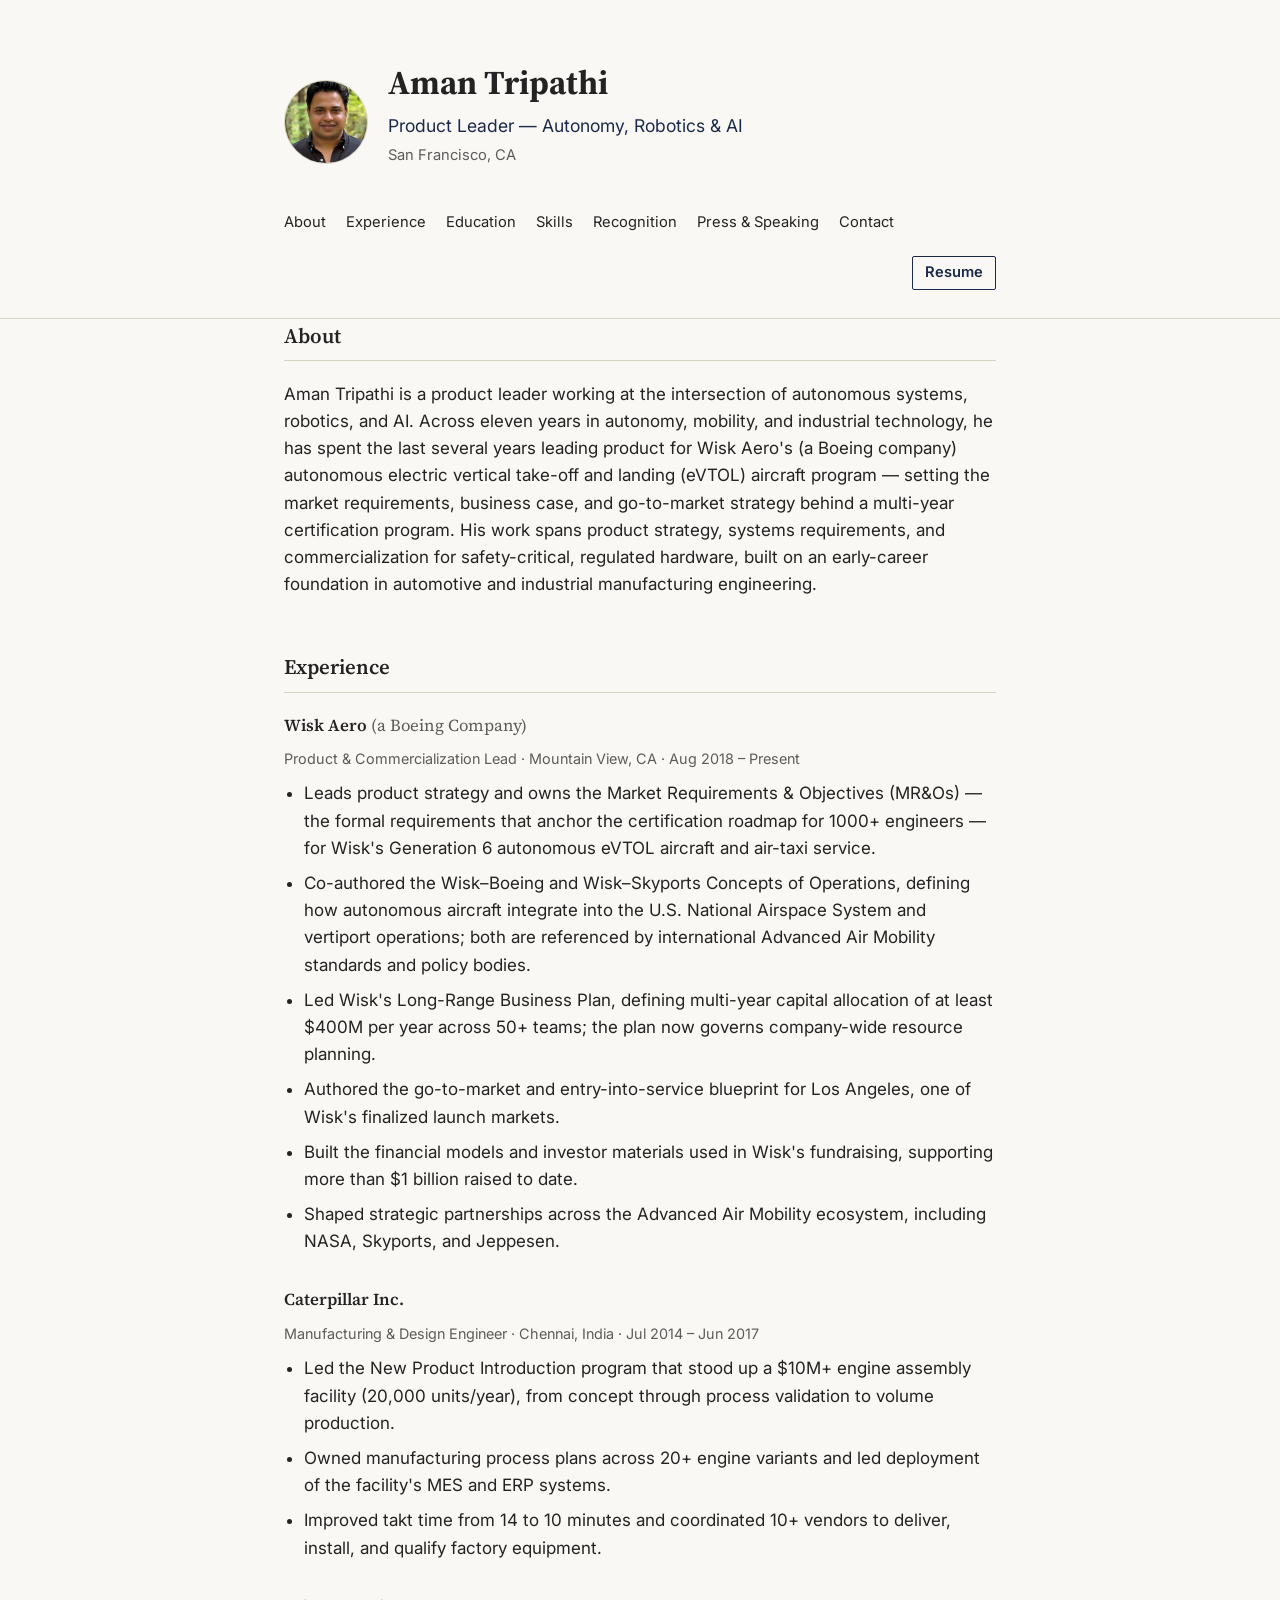
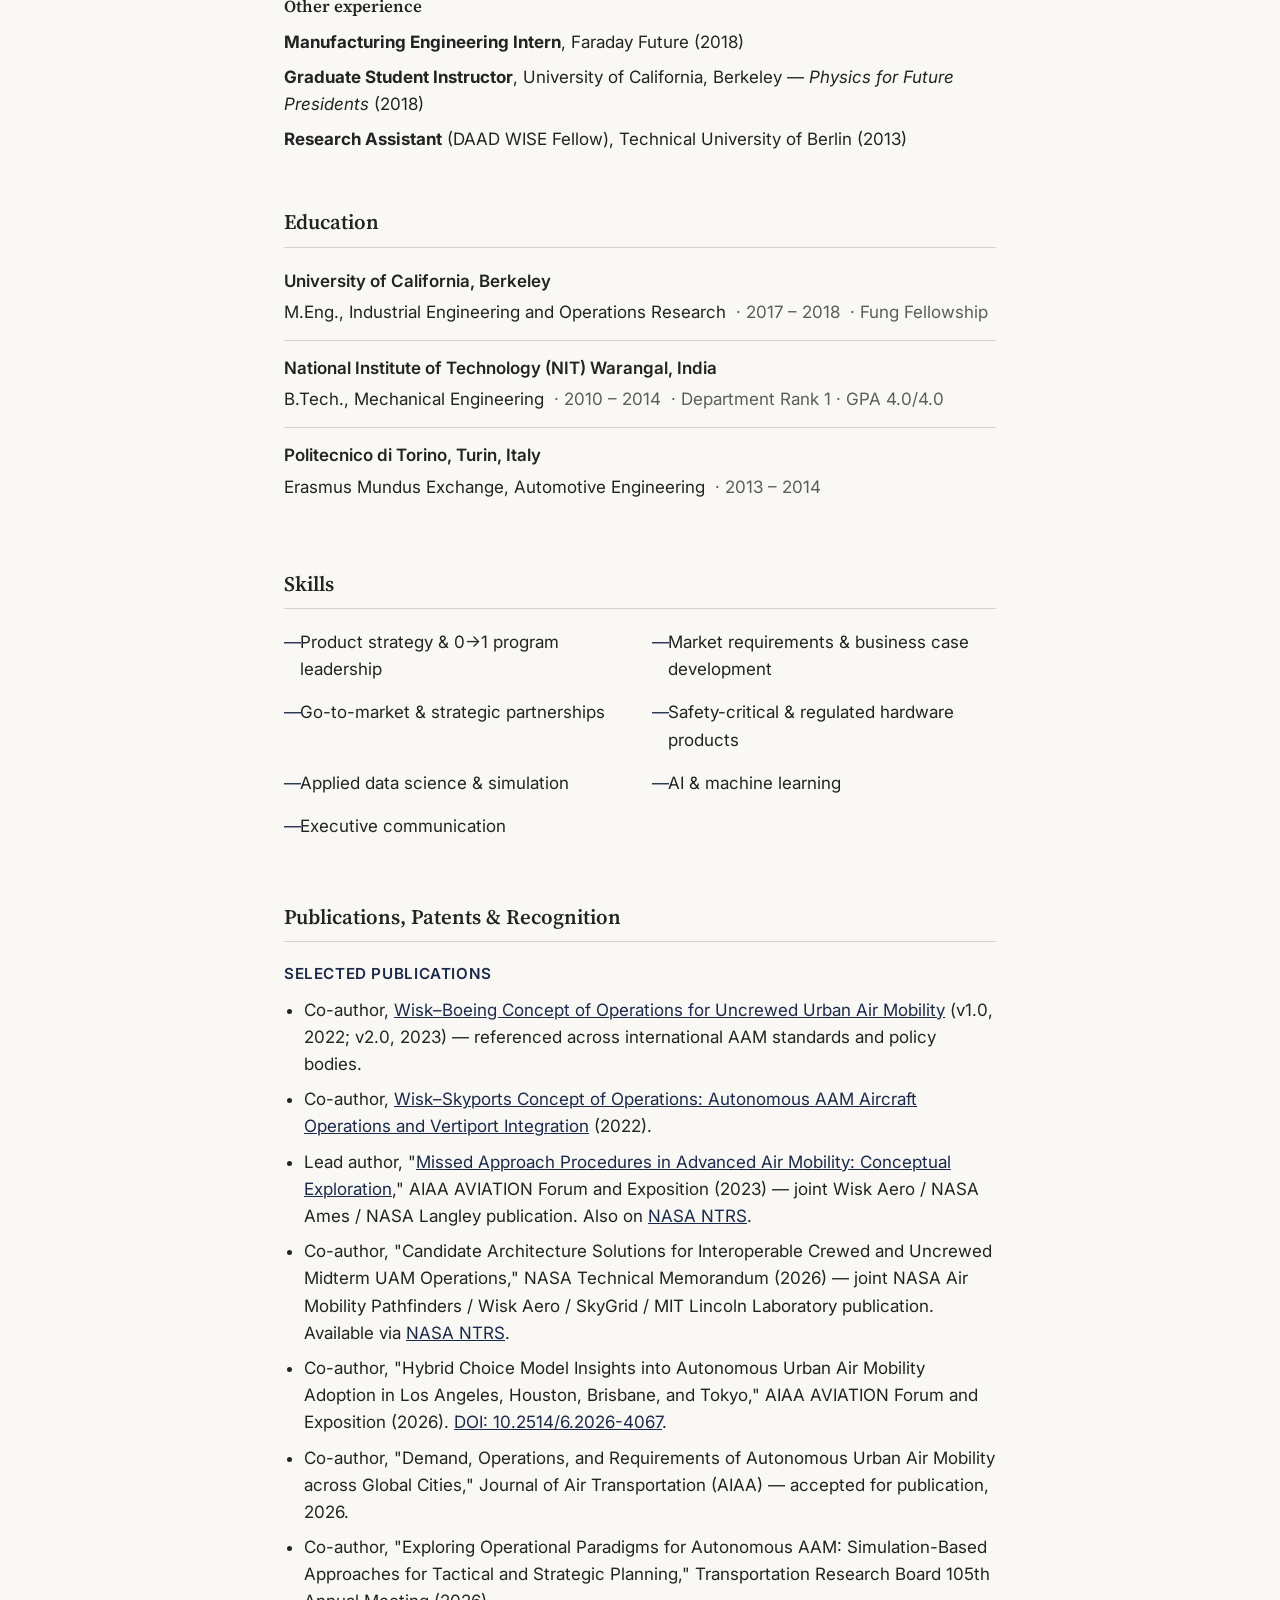
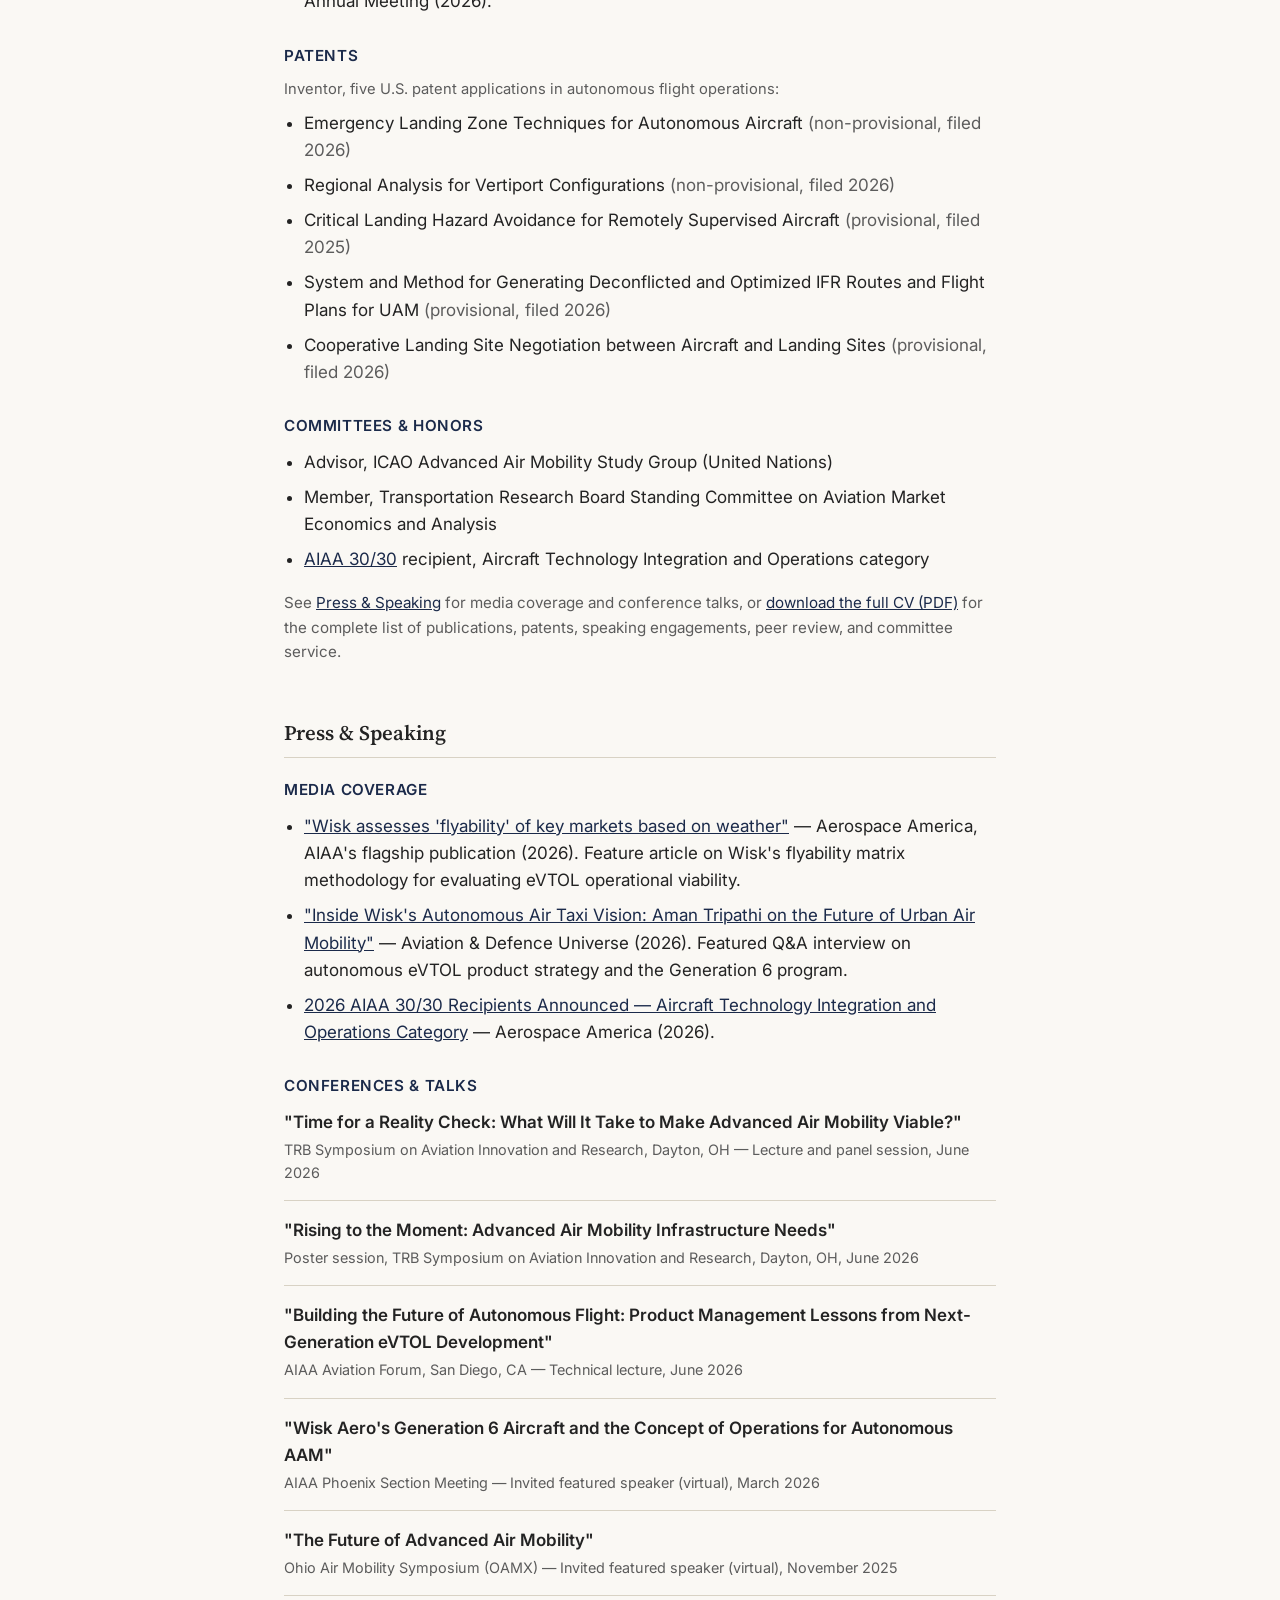
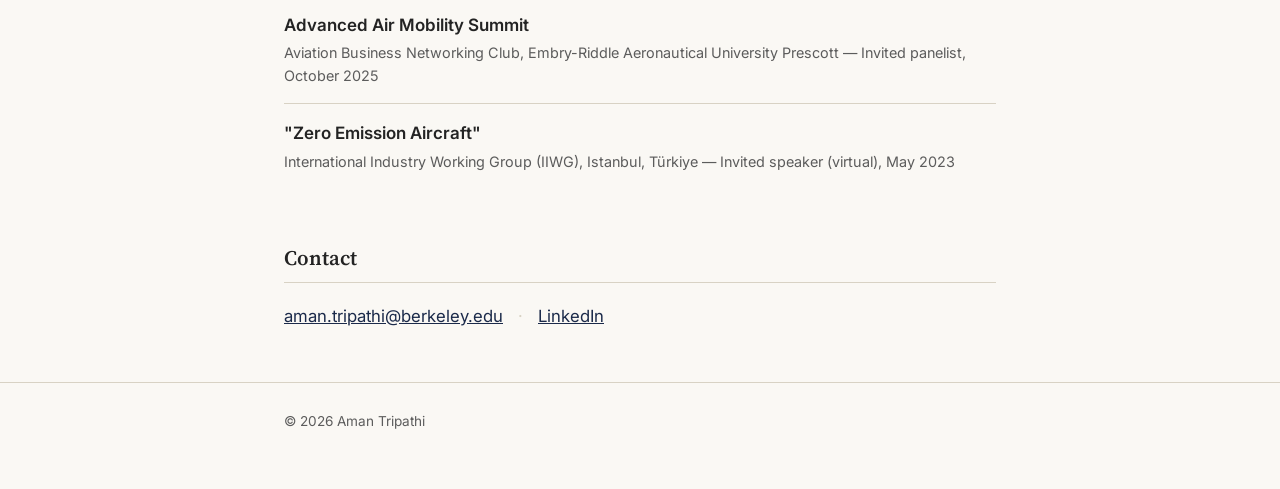
<file: index.html>
<!doctype html>
<html lang="en">
<head>
<meta charset="utf-8">
<meta name="viewport" content="width=device-width, initial-scale=1">
<title>Aman Tripathi — Product Leader, Autonomy, Robotics &amp; AI</title>
<meta name="description" content="Aman Tripathi is a product leader working at the intersection of autonomous systems, robotics, and AI, with over a decade of experience in autonomy, mobility, and industrial technology.">
<link rel="icon" type="image/jpeg" href="assets/headshot.jpeg">
<meta property="og:type" content="website">
<meta property="og:url" content="https://aman-tripathi.github.io/">
<meta property="og:title" content="Aman Tripathi — Product Leader, Autonomy, Robotics & AI">
<meta property="og:description" content="Product leader working at the intersection of autonomous systems, robotics, and AI, with over a decade of experience in autonomy, mobility, and industrial technology.">
<meta property="og:image" content="https://aman-tripathi.github.io/assets/headshot.jpeg">
<meta name="twitter:card" content="summary">
<link rel="preconnect" href="https://fonts.googleapis.com">
<link rel="preconnect" href="https://fonts.gstatic.com" crossorigin>
<link href="https://fonts.googleapis.com/css2?family=Source+Serif+4:wght@400;600;700&family=Inter:wght@400;500;600&display=swap" rel="stylesheet">
<link rel="stylesheet" href="style.css">
</head>
<body>

<header class="site-header">
  <div class="wrap">
    <div class="header-identity">
      <img src="assets/headshot.jpeg" alt="Aman Tripathi" class="headshot">
      <div>
        <h1>Aman Tripathi</h1>
        <p class="title">Product Leader — Autonomy, Robotics &amp; AI</p>
        <p class="location">San Francisco, CA</p>
      </div>
    </div>
    <nav class="site-nav" aria-label="Section navigation">
      <a href="#about">About</a>
      <a href="#experience">Experience</a>
      <a href="#education">Education</a>
      <a href="#skills">Skills</a>
      <a href="#recognition">Recognition</a>
      <a href="press-speaking.html">Press &amp; Speaking</a>
      <a href="#contact">Contact</a>
      <a href="assets/Aman-Tripathi-Resume.pdf" class="nav-resume" target="_blank" rel="noopener">Resume</a>
    </nav>
  </div>
</header>

<main class="wrap">

  <section id="about">
    <h2>About</h2>
    <p>
      Aman Tripathi is a product leader working at the intersection of autonomous systems, robotics, and AI.
      Across eleven years in autonomy, mobility, and industrial technology, he has spent the last several years
      leading product for Wisk Aero's (a Boeing company) autonomous electric vertical take-off and landing
      (eVTOL) aircraft program — setting the market requirements, business case, and go-to-market strategy
      behind a multi-year certification program. His work spans product strategy, systems requirements, and
      commercialization for safety-critical, regulated hardware, built on an early-career foundation in
      automotive and industrial manufacturing engineering.
    </p>
  </section>

  <section id="experience">
    <h2>Experience</h2>

    <article class="role">
      <div class="role-head">
        <h3>Wisk Aero <span class="muted">(a Boeing Company)</span></h3>
        <p class="role-meta">Product &amp; Commercialization Lead · Mountain View, CA · Aug 2018 – Present</p>
      </div>
      <ul>
        <li>Leads product strategy and owns the Market Requirements &amp; Objectives (MR&amp;Os) — the formal requirements that anchor the certification roadmap for 1000+ engineers — for Wisk's Generation 6 autonomous eVTOL aircraft and air-taxi service.</li>
        <li>Co-authored the Wisk–Boeing and Wisk–Skyports Concepts of Operations, defining how autonomous aircraft integrate into the U.S. National Airspace System and vertiport operations; both are referenced by international Advanced Air Mobility standards and policy bodies.</li>
        <li>Led Wisk's Long-Range Business Plan, defining multi-year capital allocation of at least $400M per year across 50+ teams; the plan now governs company-wide resource planning.</li>
        <li>Authored the go-to-market and entry-into-service blueprint for Los Angeles, one of Wisk's finalized launch markets.</li>
        <li>Built the financial models and investor materials used in Wisk's fundraising, supporting more than $1 billion raised to date.</li>
        <li>Shaped strategic partnerships across the Advanced Air Mobility ecosystem, including NASA, Skyports, and Jeppesen.</li>
      </ul>
    </article>

    <article class="role">
      <div class="role-head">
        <h3>Caterpillar Inc.</h3>
        <p class="role-meta">Manufacturing &amp; Design Engineer · Chennai, India · Jul 2014 – Jun 2017</p>
      </div>
      <ul>
        <li>Led the New Product Introduction program that stood up a $10M+ engine assembly facility (20,000 units/year), from concept through process validation to volume production.</li>
        <li>Owned manufacturing process plans across 20+ engine variants and led deployment of the facility's MES and ERP systems.</li>
        <li>Improved takt time from 14 to 10 minutes and coordinated 10+ vendors to deliver, install, and qualify factory equipment.</li>
      </ul>
    </article>

    <article class="role role-compact">
      <h3>Other experience</h3>
      <ul>
        <li><strong>Manufacturing Engineering Intern</strong>, Faraday Future (2018)</li>
        <li><strong>Graduate Student Instructor</strong>, University of California, Berkeley — <em>Physics for Future Presidents</em> (2018)</li>
        <li><strong>Research Assistant</strong> (DAAD WISE Fellow), Technical University of Berlin (2013)</li>
      </ul>
    </article>
  </section>

  <section id="education">
    <h2>Education</h2>
    <ul class="education-list">
      <li>
        <span class="school">University of California, Berkeley</span>
        <span class="degree">M.Eng., Industrial Engineering and Operations Research</span>
        <span class="years">2017 – 2018</span>
        <span class="note">Fung Fellowship</span>
      </li>
      <li>
        <span class="school">National Institute of Technology (NIT) Warangal, India</span>
        <span class="degree">B.Tech., Mechanical Engineering</span>
        <span class="years">2010 – 2014</span>
        <span class="note">Department Rank 1 · GPA 4.0/4.0</span>
      </li>
      <li>
        <span class="school">Politecnico di Torino, Turin, Italy</span>
        <span class="degree">Erasmus Mundus Exchange, Automotive Engineering</span>
        <span class="years">2013 – 2014</span>
      </li>
    </ul>
  </section>

  <section id="skills">
    <h2>Skills</h2>
    <ul class="skills-list">
      <li>Product strategy &amp; 0→1 program leadership</li>
      <li>Market requirements &amp; business case development</li>
      <li>Go-to-market &amp; strategic partnerships</li>
      <li>Safety-critical &amp; regulated hardware products</li>
      <li>Applied data science &amp; simulation</li>
      <li>AI &amp; machine learning</li>
      <li>Executive communication</li>
    </ul>
  </section>

  <section id="recognition">
    <h2>Publications, Patents &amp; Recognition</h2>

    <h3 class="subhead">Selected Publications</h3>
    <ul>
      <li>Co-author, <a href="https://cdn.bfldr.com/3FMO7QHS/as/k45mpmbw4bsb4c7x767vn9nx/Concept_of_Operations_for_Uncrewed_Urban_Air_Mobility_v20" target="_blank" rel="noopener">Wisk–Boeing Concept of Operations for Uncrewed Urban Air Mobility</a> (v1.0, 2022; v2.0, 2023) — referenced across international AAM standards and policy bodies.</li>
      <li>Co-author, <a href="https://skyports.net/wp-content/uploads/2022/06/2022-04-06-Concept-of-Operations-Autonomous-AAM-Aircraft-Operations-and-Vertiport-Integration-1.pdf" target="_blank" rel="noopener">Wisk–Skyports Concept of Operations: Autonomous AAM Aircraft Operations and Vertiport Integration</a> (2022).</li>
      <li>Lead author, "<a href="https://doi.org/10.2514/6.2023-3408" target="_blank" rel="noopener">Missed Approach Procedures in Advanced Air Mobility: Conceptual Exploration</a>," AIAA AVIATION Forum and Exposition (2023) — joint Wisk Aero / NASA Ames / NASA Langley publication. Also on <a href="https://ntrs.nasa.gov/citations/20230007215" target="_blank" rel="noopener">NASA NTRS</a>.</li>
      <li>Co-author, "Candidate Architecture Solutions for Interoperable Crewed and Uncrewed Midterm UAM Operations," NASA Technical Memorandum (2026) — joint NASA Air Mobility Pathfinders / Wisk Aero / SkyGrid / MIT Lincoln Laboratory publication. Available via <a href="https://ntrs.nasa.gov/citations/20260000959" target="_blank" rel="noopener">NASA NTRS</a>.</li>
      <li>Co-author, "Hybrid Choice Model Insights into Autonomous Urban Air Mobility Adoption in Los Angeles, Houston, Brisbane, and Tokyo," AIAA AVIATION Forum and Exposition (2026). <a href="https://doi.org/10.2514/6.2026-4067" target="_blank" rel="noopener">DOI: 10.2514/6.2026-4067</a>.</li>
      <li>Co-author, "Demand, Operations, and Requirements of Autonomous Urban Air Mobility across Global Cities," Journal of Air Transportation (AIAA) — accepted for publication, 2026.</li>
      <li>Co-author, "Exploring Operational Paradigms for Autonomous AAM: Simulation-Based Approaches for Tactical and Strategic Planning," Transportation Research Board 105th Annual Meeting (2026).</li>
    </ul>

    <h3 class="subhead">Patents</h3>
    <p class="muted-note">Inventor, five U.S. patent applications in autonomous flight operations:</p>
    <ul>
      <li>Emergency Landing Zone Techniques for Autonomous Aircraft <span class="muted">(non-provisional, filed 2026)</span></li>
      <li>Regional Analysis for Vertiport Configurations <span class="muted">(non-provisional, filed 2026)</span></li>
      <li>Critical Landing Hazard Avoidance for Remotely Supervised Aircraft <span class="muted">(provisional, filed 2025)</span></li>
      <li>System and Method for Generating Deconflicted and Optimized IFR Routes and Flight Plans for UAM <span class="muted">(provisional, filed 2026)</span></li>
      <li>Cooperative Landing Site Negotiation between Aircraft and Landing Sites <span class="muted">(provisional, filed 2026)</span></li>
    </ul>

    <h3 class="subhead">Committees &amp; Honors</h3>
    <ul>
      <li>Advisor, ICAO Advanced Air Mobility Study Group (United Nations)</li>
      <li>Member, Transportation Research Board Standing Committee on Aviation Market Economics and Analysis</li>
      <li><a href="https://aiaa.org/get-involved/honors-awards/30-30-recognition-program/" target="_blank" rel="noopener">AIAA 30/30</a> recipient, Aircraft Technology Integration and Operations category</li>
    </ul>

    <p class="cv-link">See <a href="press-speaking.html">Press &amp; Speaking</a> for media coverage and conference talks, or <a href="assets/Aman-Tripathi-CV.pdf">download the full CV (PDF)</a> for the complete list of publications, patents, speaking engagements, peer review, and committee service.</p>
  </section>

  <section id="press-speaking">
    <h2>Press &amp; Speaking</h2>

    <h3 class="subhead">Media Coverage</h3>
    <ul>
      <li><a href="https://aerospaceamerica.aiaa.org/wisk-assesses-flyability-of-key-markets-based-on-weather/" target="_blank" rel="noopener">"Wisk assesses 'flyability' of key markets based on weather"</a> — Aerospace America, AIAA's flagship publication (2026). Feature article on Wisk's flyability matrix methodology for evaluating eVTOL operational viability.</li>
      <li><a href="https://www.aviation-defence-universe.com/inside-wisks-autonomous-air-taxi-vision-aman-tripathi-on-the-future-of-urban-air-mobility/" target="_blank" rel="noopener">"Inside Wisk's Autonomous Air Taxi Vision: Aman Tripathi on the Future of Urban Air Mobility"</a> — Aviation &amp; Defence Universe (2026). Featured Q&amp;A interview on autonomous eVTOL product strategy and the Generation 6 program.</li>
      <li><a href="https://aerospaceamerica.aiaa.org/institute/2026-aiaa-30-30-recipients-announced-aircraft-technology-integration-and-operations-category/" target="_blank" rel="noopener">2026 AIAA 30/30 Recipients Announced — Aircraft Technology Integration and Operations Category</a> — Aerospace America (2026).</li>
    </ul>

    <h3 class="subhead">Conferences &amp; Talks</h3>
    <div id="talks">
      <ul>
        <li>
          <span class="talk-title">"Time for a Reality Check: What Will It Take to Make Advanced Air Mobility Viable?"</span>
          <span class="talk-meta">TRB Symposium on Aviation Innovation and Research, Dayton, OH — Lecture and panel session, June 2026</span>
        </li>
        <li>
          <span class="talk-title">"Rising to the Moment: Advanced Air Mobility Infrastructure Needs"</span>
          <span class="talk-meta">Poster session, TRB Symposium on Aviation Innovation and Research, Dayton, OH, June 2026</span>
        </li>
        <li>
          <span class="talk-title">"Building the Future of Autonomous Flight: Product Management Lessons from Next-Generation eVTOL Development"</span>
          <span class="talk-meta">AIAA Aviation Forum, San Diego, CA — Technical lecture, June 2026</span>
        </li>
        <li>
          <span class="talk-title">"Wisk Aero's Generation 6 Aircraft and the Concept of Operations for Autonomous AAM"</span>
          <span class="talk-meta">AIAA Phoenix Section Meeting — Invited featured speaker (virtual), March 2026</span>
        </li>
        <li>
          <span class="talk-title">"The Future of Advanced Air Mobility"</span>
          <span class="talk-meta">Ohio Air Mobility Symposium (OAMX) — Invited featured speaker (virtual), November 2025</span>
        </li>
        <li>
          <span class="talk-title">Advanced Air Mobility Summit</span>
          <span class="talk-meta">Aviation Business Networking Club, Embry-Riddle Aeronautical University Prescott — Invited panelist, October 2025</span>
        </li>
        <li>
          <span class="talk-title">"Zero Emission Aircraft"</span>
          <span class="talk-meta">International Industry Working Group (IIWG), Istanbul, Türkiye — Invited speaker (virtual), May 2023</span>
        </li>
      </ul>
    </div>
  </section>

  <section id="contact">
    <h2>Contact</h2>
    <p>
      <a href="mailto:aman.tripathi@berkeley.edu">aman.tripathi@berkeley.edu</a>
      <span class="divider">·</span>
      <a href="https://www.linkedin.com/in/aman-tripathi" target="_blank" rel="noopener">LinkedIn</a>
    </p>
  </section>

</main>

<footer class="site-footer">
  <div class="wrap">
    <p>&copy; 2026 Aman Tripathi</p>
  </div>
</footer>

</body>
</html>
</file>
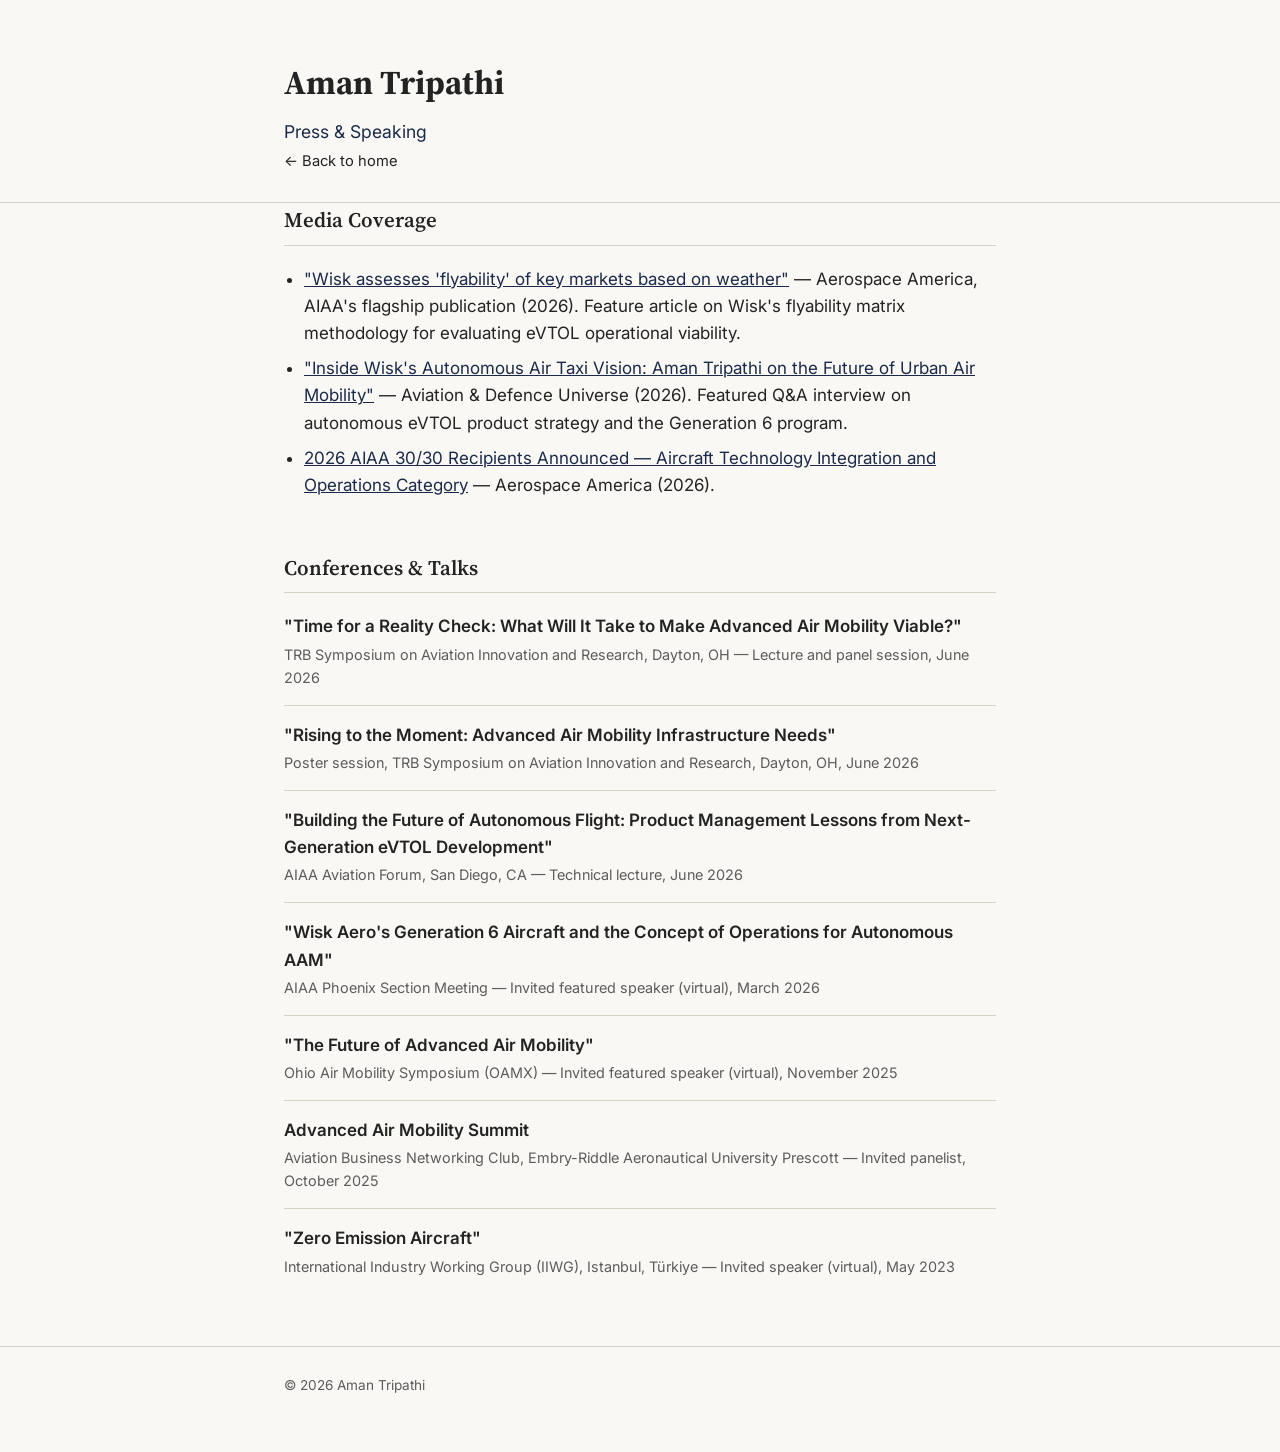
<file: press-speaking.html>
<!doctype html>
<html lang="en">
<head>
<meta charset="utf-8">
<meta name="viewport" content="width=device-width, initial-scale=1">
<title>Press &amp; Speaking — Aman Tripathi</title>
<meta name="description" content="Media coverage and invited talks and conference presentations by Aman Tripathi on autonomous flight, Advanced Air Mobility, and product leadership.">
<link rel="icon" type="image/jpeg" href="assets/headshot.jpeg">
<meta property="og:type" content="website">
<meta property="og:url" content="https://aman-tripathi.github.io/press-speaking.html">
<meta property="og:title" content="Press & Speaking — Aman Tripathi">
<meta property="og:description" content="Media coverage and invited talks and conference presentations by Aman Tripathi on autonomous flight, Advanced Air Mobility, and product leadership.">
<meta property="og:image" content="https://aman-tripathi.github.io/assets/headshot.jpeg">
<meta name="twitter:card" content="summary">
<link rel="preconnect" href="https://fonts.googleapis.com">
<link rel="preconnect" href="https://fonts.gstatic.com" crossorigin>
<link href="https://fonts.googleapis.com/css2?family=Source+Serif+4:wght@400;600;700&family=Inter:wght@400;500;600&display=swap" rel="stylesheet">
<link rel="stylesheet" href="style.css">
</head>
<body>

<header class="site-header">
  <div class="wrap">
    <h1>Aman Tripathi</h1>
    <p class="title">Press &amp; Speaking</p>
    <nav class="site-nav" aria-label="Section navigation">
      <a href="index.html">&larr; Back to home</a>
    </nav>
  </div>
</header>

<main class="wrap">

  <section id="media">
    <h2>Media Coverage</h2>
    <ul>
      <li><a href="https://aerospaceamerica.aiaa.org/wisk-assesses-flyability-of-key-markets-based-on-weather/" target="_blank" rel="noopener">"Wisk assesses 'flyability' of key markets based on weather"</a> — Aerospace America, AIAA's flagship publication (2026). Feature article on Wisk's flyability matrix methodology for evaluating eVTOL operational viability.</li>
      <li><a href="https://www.aviation-defence-universe.com/inside-wisks-autonomous-air-taxi-vision-aman-tripathi-on-the-future-of-urban-air-mobility/" target="_blank" rel="noopener">"Inside Wisk's Autonomous Air Taxi Vision: Aman Tripathi on the Future of Urban Air Mobility"</a> — Aviation &amp; Defence Universe (2026). Featured Q&amp;A interview on autonomous eVTOL product strategy and the Generation 6 program.</li>
      <li><a href="https://aerospaceamerica.aiaa.org/institute/2026-aiaa-30-30-recipients-announced-aircraft-technology-integration-and-operations-category/" target="_blank" rel="noopener">2026 AIAA 30/30 Recipients Announced — Aircraft Technology Integration and Operations Category</a> — Aerospace America (2026).</li>
    </ul>
  </section>

  <section id="talks">
    <h2>Conferences &amp; Talks</h2>
    <ul>
      <li>
        <span class="talk-title">"Time for a Reality Check: What Will It Take to Make Advanced Air Mobility Viable?"</span>
        <span class="talk-meta">TRB Symposium on Aviation Innovation and Research, Dayton, OH — Lecture and panel session, June 2026</span>
      </li>
      <li>
        <span class="talk-title">"Rising to the Moment: Advanced Air Mobility Infrastructure Needs"</span>
        <span class="talk-meta">Poster session, TRB Symposium on Aviation Innovation and Research, Dayton, OH, June 2026</span>
      </li>
      <li>
        <span class="talk-title">"Building the Future of Autonomous Flight: Product Management Lessons from Next-Generation eVTOL Development"</span>
        <span class="talk-meta">AIAA Aviation Forum, San Diego, CA — Technical lecture, June 2026</span>
      </li>
      <li>
        <span class="talk-title">"Wisk Aero's Generation 6 Aircraft and the Concept of Operations for Autonomous AAM"</span>
        <span class="talk-meta">AIAA Phoenix Section Meeting — Invited featured speaker (virtual), March 2026</span>
      </li>
      <li>
        <span class="talk-title">"The Future of Advanced Air Mobility"</span>
        <span class="talk-meta">Ohio Air Mobility Symposium (OAMX) — Invited featured speaker (virtual), November 2025</span>
      </li>
      <li>
        <span class="talk-title">Advanced Air Mobility Summit</span>
        <span class="talk-meta">Aviation Business Networking Club, Embry-Riddle Aeronautical University Prescott — Invited panelist, October 2025</span>
      </li>
      <li>
        <span class="talk-title">"Zero Emission Aircraft"</span>
        <span class="talk-meta">International Industry Working Group (IIWG), Istanbul, Türkiye — Invited speaker (virtual), May 2023</span>
      </li>
    </ul>
  </section>

</main>

<footer class="site-footer">
  <div class="wrap">
    <p>&copy; 2026 Aman Tripathi</p>
  </div>
</footer>

</body>
</html>
</file>
<file: style.css>
:root {
  --color-bg: #faf8f4;
  --color-text: #232323;
  --color-muted: #5c5c5c;
  --color-accent: #1b2a4a;
  --color-rule: #d8d2c4;
  --font-serif: "Source Serif 4", Georgia, "Times New Roman", serif;
  --font-sans: "Inter", -apple-system, BlinkMacSystemFont, "Segoe UI", Helvetica, Arial, sans-serif;
  --content-width: 760px;
}

* {
  box-sizing: border-box;
}

body {
  margin: 0;
  background: var(--color-bg);
  color: var(--color-text);
  font-family: var(--font-sans);
  font-size: 17px;
  line-height: 1.6;
}

.wrap {
  max-width: var(--content-width);
  margin: 0 auto;
  padding: 0 24px;
}

h1, h2, h3 {
  font-family: var(--font-serif);
  font-weight: 600;
  color: var(--color-text);
  margin: 0 0 8px;
}

h1 {
  font-size: 2.1rem;
  font-weight: 700;
}

h2 {
  font-size: 1.3rem;
  border-bottom: 1px solid var(--color-rule);
  padding-bottom: 8px;
  margin-top: 0;
  margin-bottom: 20px;
}

h3 {
  font-size: 1.05rem;
}

a {
  color: var(--color-accent);
}

a:hover {
  text-decoration-thickness: 2px;
}

/* Header */

.site-header {
  padding: 56px 0 28px;
  border-bottom: 1px solid var(--color-rule);
}

.header-identity {
  display: flex;
  align-items: center;
  gap: 20px;
  margin-bottom: 24px;
}

.headshot {
  width: 84px;
  height: 84px;
  border-radius: 50%;
  object-fit: cover;
  flex-shrink: 0;
  border: 1px solid var(--color-rule);
}

.header-identity h1 {
  margin-bottom: 2px;
}

.site-header .title {
  font-size: 1.1rem;
  color: var(--color-accent);
  margin: 0 0 4px;
}

.site-header .location {
  font-size: 0.92rem;
  color: var(--color-muted);
  margin: 0 0 20px;
}

.site-nav {
  display: flex;
  flex-wrap: wrap;
  gap: 20px;
  font-size: 0.92rem;
}

.site-nav a {
  text-decoration: none;
  color: var(--color-text);
  border-bottom: 1px solid transparent;
}

.site-nav a:hover {
  border-bottom-color: var(--color-accent);
}

.site-nav .nav-resume {
  margin-left: auto;
  font-weight: 600;
  color: var(--color-accent);
  border: 1px solid var(--color-accent);
  padding: 4px 12px;
  border-radius: 2px;
}

.site-nav .nav-resume:hover {
  background: var(--color-accent);
  color: var(--color-bg);
  border-bottom: 1px solid var(--color-accent);
}

/* Main sections */

main {
  padding-top: 48px;
}

section {
  margin-bottom: 52px;
  scroll-margin-top: 24px;
}

section p {
  margin: 0 0 14px;
}

section ul {
  margin: 0;
  padding-left: 20px;
}

section li {
  margin-bottom: 8px;
}

.muted {
  color: var(--color-muted);
  font-weight: 400;
}

/* Experience */

.role {
  margin-bottom: 32px;
}

.role:last-child {
  margin-bottom: 0;
}

.role-head {
  margin-bottom: 10px;
}

.role-meta {
  margin: 0 0 10px;
  font-size: 0.9rem;
  color: var(--color-muted);
}

.role-compact ul {
  list-style: none;
  padding-left: 0;
}

/* Education */

.education-list {
  list-style: none;
  padding-left: 0;
}

.education-list li {
  display: flex;
  flex-wrap: wrap;
  gap: 4px 10px;
  margin-bottom: 14px;
  padding-bottom: 14px;
  border-bottom: 1px solid var(--color-rule);
}

.education-list li:last-child {
  border-bottom: none;
}

.education-list .school {
  font-weight: 600;
  width: 100%;
}

.education-list .degree {
  color: var(--color-text);
}

.education-list .years {
  color: var(--color-muted);
}

.education-list .years::before {
  content: "· ";
}

.education-list .note {
  color: var(--color-muted);
}

.education-list .note::before {
  content: "· ";
}

/* Skills */

.skills-list {
  list-style: none;
  padding-left: 0;
  display: grid;
  grid-template-columns: 1fr 1fr;
  gap: 8px 24px;
}

.skills-list li {
  padding-left: 16px;
  position: relative;
}

.skills-list li::before {
  content: "—";
  position: absolute;
  left: 0;
  color: var(--color-accent);
}

/* Recognition */

#talks ul {
  list-style: none;
  padding-left: 0;
}

#talks li {
  margin-bottom: 16px;
  padding-bottom: 16px;
  border-bottom: 1px solid var(--color-rule);
}

#talks li:last-child {
  border-bottom: none;
}

.talk-title {
  display: block;
  font-weight: 600;
}

.talk-meta {
  display: block;
  font-size: 0.9rem;
  color: var(--color-muted);
  margin-top: 2px;
}

.subhead {
  margin-top: 28px;
  margin-bottom: 10px;
  font-size: 0.95rem;
  text-transform: uppercase;
  letter-spacing: 0.04em;
  color: var(--color-accent);
  font-family: var(--font-sans);
  font-weight: 600;
}

.subhead:first-of-type {
  margin-top: 0;
}

.muted-note {
  font-size: 0.92rem;
  color: var(--color-muted);
  margin: 0 0 8px;
}

.cv-link {
  margin-top: 18px;
  font-size: 0.95rem;
  color: var(--color-muted);
}

/* Contact */

#contact p {
  font-size: 1.05rem;
}

.divider {
  margin: 0 10px;
  color: var(--color-rule);
}

/* Footer */

.site-footer {
  border-top: 1px solid var(--color-rule);
  padding: 28px 0 56px;
  margin-top: 20px;
}

.site-footer p {
  margin: 0;
  font-size: 0.85rem;
  color: var(--color-muted);
}

/* Responsive */

@media (max-width: 560px) {
  body {
    font-size: 16px;
  }

  .site-header {
    padding-top: 40px;
  }

  h1 {
    font-size: 1.7rem;
  }

  .skills-list {
    grid-template-columns: 1fr;
  }
}
</file>
